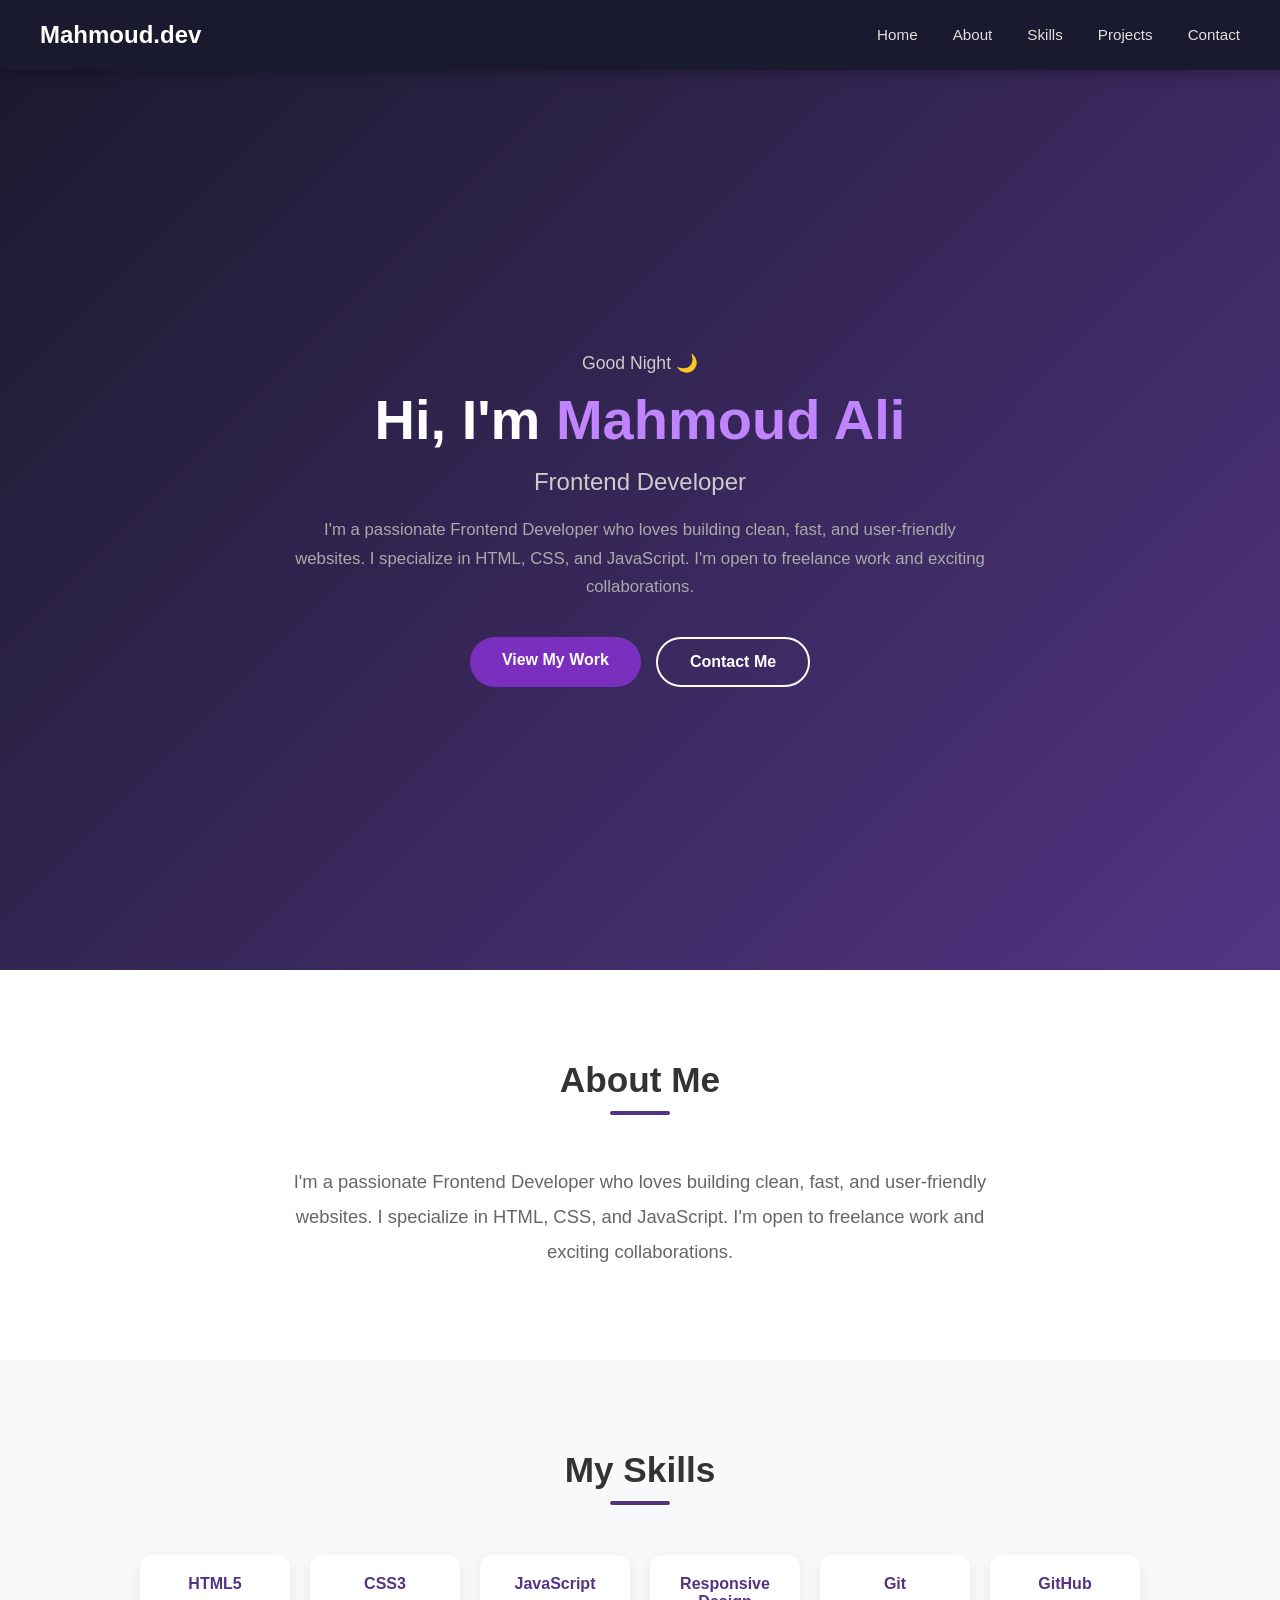
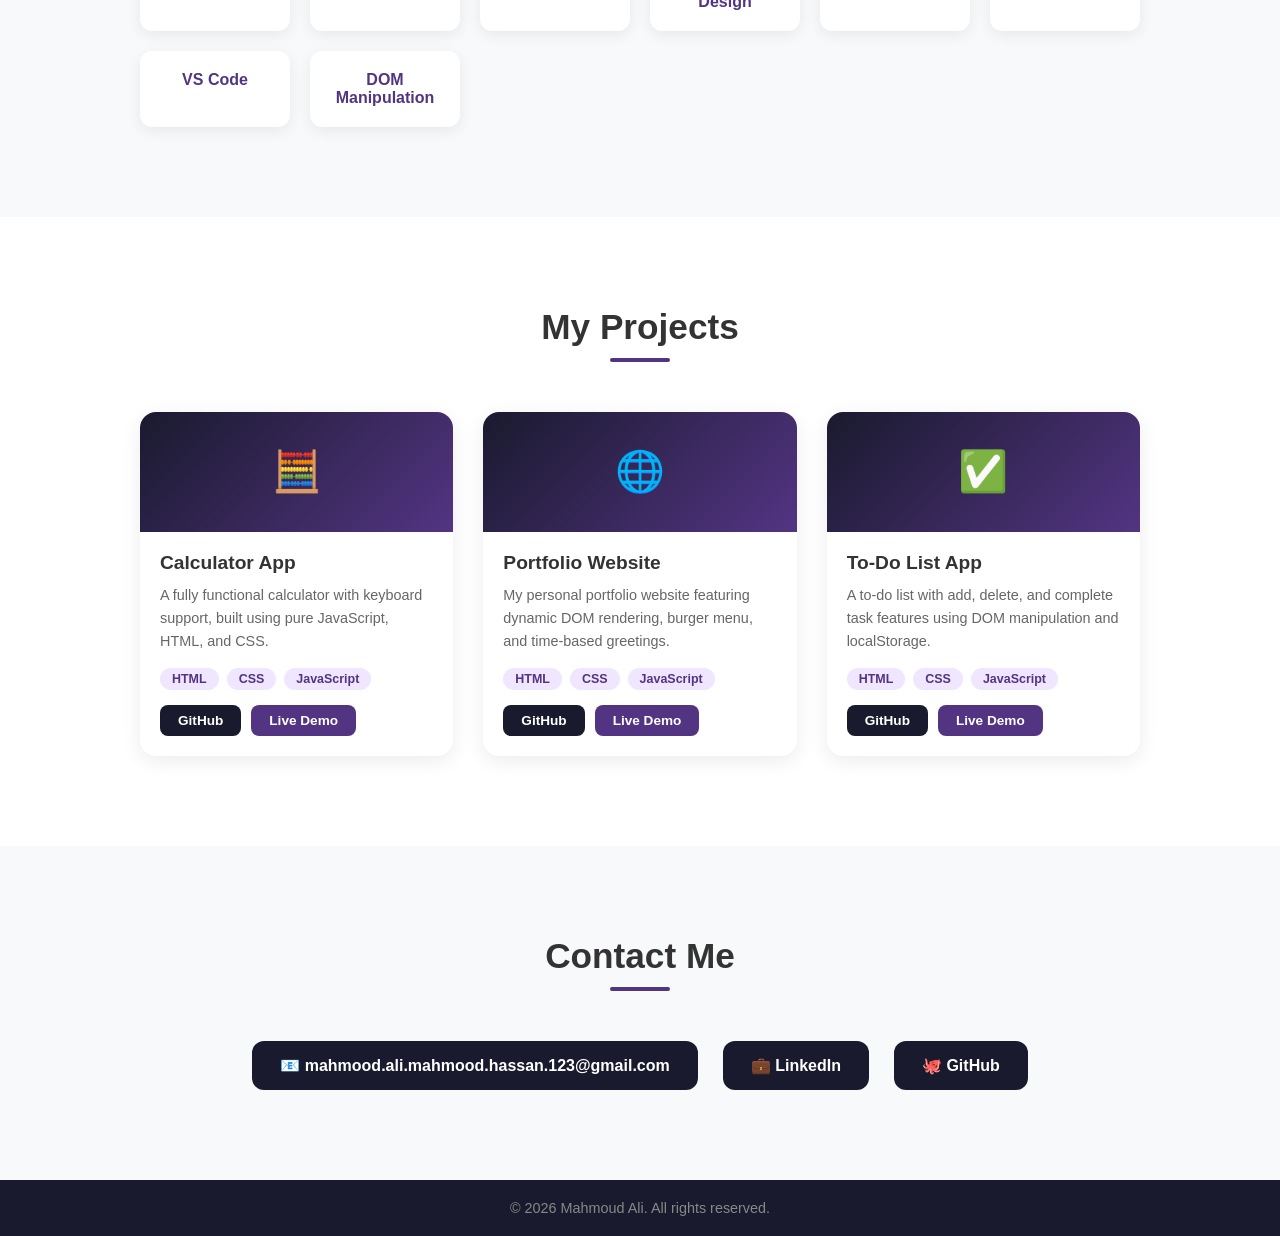
<file: index.html>
<!DOCTYPE html>
<html lang="en">
<head>
  <meta charset="UTF-8" />
  <meta name="viewport" content="width=device-width, initial-scale=1.0"/>
  <title>  Mahmoud Ali - Frontend Developer</title>
  <link rel="stylesheet" href="style.css" />
</head>
<body>

  <!-- ===== NAVBAR ===== -->
  <header>
    <nav class="navbar">
      <div class="logo">Mahmoud.dev</div>
      <button class="burger" id="burger-btn" aria-label="Toggle menu">
        <span></span><span></span><span></span>
      </button>
      <ul class="nav-menu" id="nav-menu">
        <li><a href="#home" class="nav-link">Home</a></li>
        <li><a href="#about" class="nav-link">About</a></li>
        <li><a href="#skills" class="nav-link">Skills</a></li>
        <li><a href="#projects" class="nav-link">Projects</a></li>
        <li><a href="#contact" class="nav-link">Contact</a></li>
      </ul>
    </nav>
  </header>

  <!-- ===== HERO ===== -->
  <section id="home" class="hero">
    <div class="hero-content">
      <p id="hero-greeting" class="greeting"></p>
      <h1>Hi, I'm <span class="highlight" id="hero-name"></span></h1>
      <h2 id="hero-title"></h2>
      <p id="hero-about" class="hero-desc"></p>
      <div class="hero-btns">
        <a href="#projects" class="btn btn-primary">View My Work</a>
        <a href="#contact" class="btn btn-outline">Contact Me</a>
      </div>
    </div>
  </section>

  <!-- ===== ABOUT ===== -->
  <section id="about" class="section">
    <div class="container">
      <h2 class="section-title">About Me</h2>
      <p id="about-text" class="about-text"></p>
    </div>
  </section>

  <!-- ===== SKILLS ===== -->
  <section id="skills" class="section section-dark">
    <div class="container">
      <h2 class="section-title">My Skills</h2>
      <div id="skills-grid" class="skills-grid"></div>
    </div>
  </section>

  <!-- ===== PROJECTS ===== -->
  <section id="projects" class="section">
    <div class="container">
      <h2 class="section-title">My Projects</h2>
      <div id="projects-grid" class="projects-grid"></div>
    </div>
  </section>

  <!-- ===== CONTACT ===== -->
  <section id="contact" class="section section-dark">
    <div class="container">
      <h2 class="section-title">Contact Me</h2>
      <div id="contact-links" class="contact-links"></div>
    </div>
  </section>

  <!-- ===== FOOTER ===== -->
  <footer>
    <p id="footer-text"></p>
  </footer>

  <!-- Scripts: data first, then main script -->
  <script src="data.js"></script>
  <script src="script.js"></script>
</body>
</html>
</file>
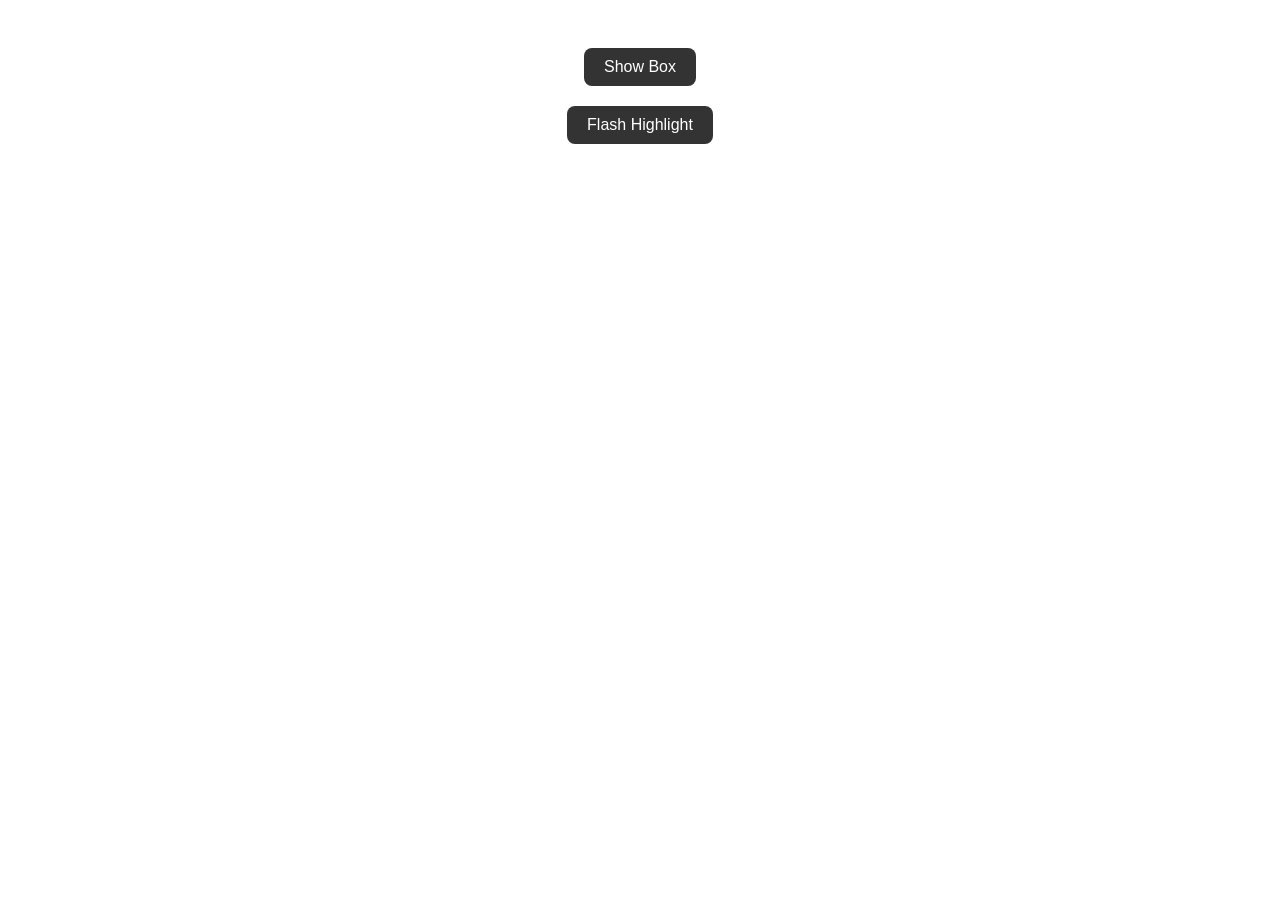
<file: q1.html>
<!DOCTYPE html>
<html lang="en">
<head>
  <meta charset="UTF-8" />
  <meta name="viewport" content="width=device-width, initial-scale=1.0"/>
  <title>q1 - querySelector + toggle</title>
  <style>
    body { font-family: Arial, sans-serif; display: flex; flex-direction: column; align-items: center; padding: 40px; gap: 20px; }
    #box {
      width: 200px; height: 200px; background: #ccc;
      display: none; border-radius: 12px; transition: all 0.3s;
    }
    #box.active { display: block; background: #4CAF50; }
    #box.highlight { background: #FF5722; }
    button { padding: 10px 20px; font-size: 1rem; cursor: pointer; border: none; border-radius: 8px; background: #333; color: #fff; }
  </style>
</head>
<body>
  <button id="toggle-btn">Show Box</button>
  <button id="demo-btn">Flash Highlight</button>
  <div id="box"></div>
  <script src="q1.js"></script>
</body>
</html>
</file>
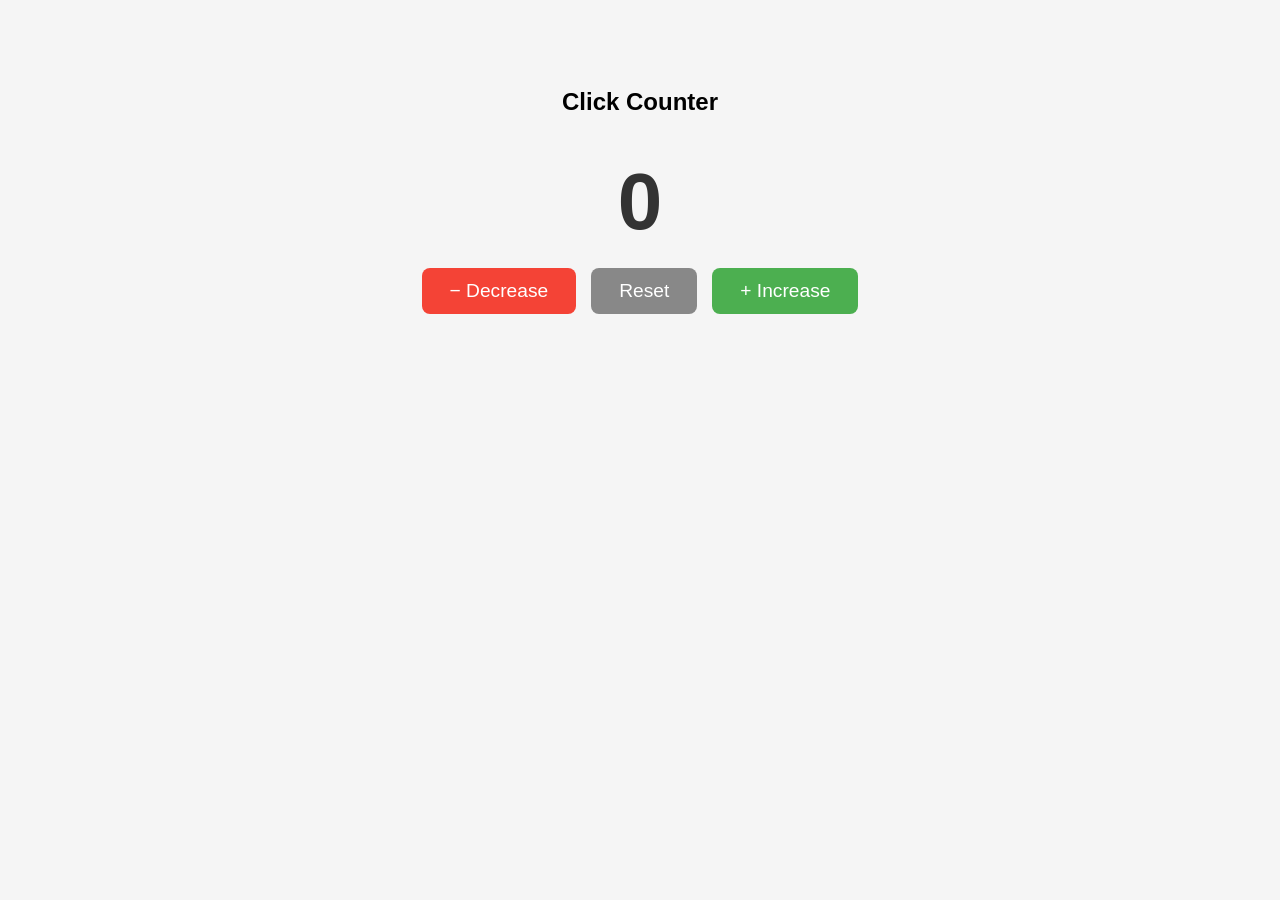
<file: q2.html>
<!DOCTYPE html>
<html lang="en">
<head>
  <meta charset="UTF-8" />
  <meta name="viewport" content="width=device-width, initial-scale=1.0"/>
  <title>q2 - Click Counter</title>
  <style>
    body { font-family: Arial, sans-serif; display: flex; flex-direction: column; align-items: center; padding: 60px; gap: 20px; background: #f5f5f5; }
    #count-display { font-size: 5rem; font-weight: bold; color: #333; }
    .buttons { display: flex; gap: 15px; }
    button { padding: 12px 28px; font-size: 1.2rem; cursor: pointer; border: none; border-radius: 8px; color: #fff; }
    #increment-btn { background: #4CAF50; }
    #decrement-btn { background: #f44336; }
    #reset-btn { background: #888; }
    button:hover { opacity: 0.85; }
  </style>
</head>
<body>
  <h2>Click Counter</h2>
  <div id="count-display">0</div>
  <div class="buttons">
    <button id="decrement-btn">− Decrease</button>
    <button id="reset-btn">Reset</button>
    <button id="increment-btn">+ Increase</button>
  </div>
  <script src="q2.js"></script>
</body>
</html>
</file>
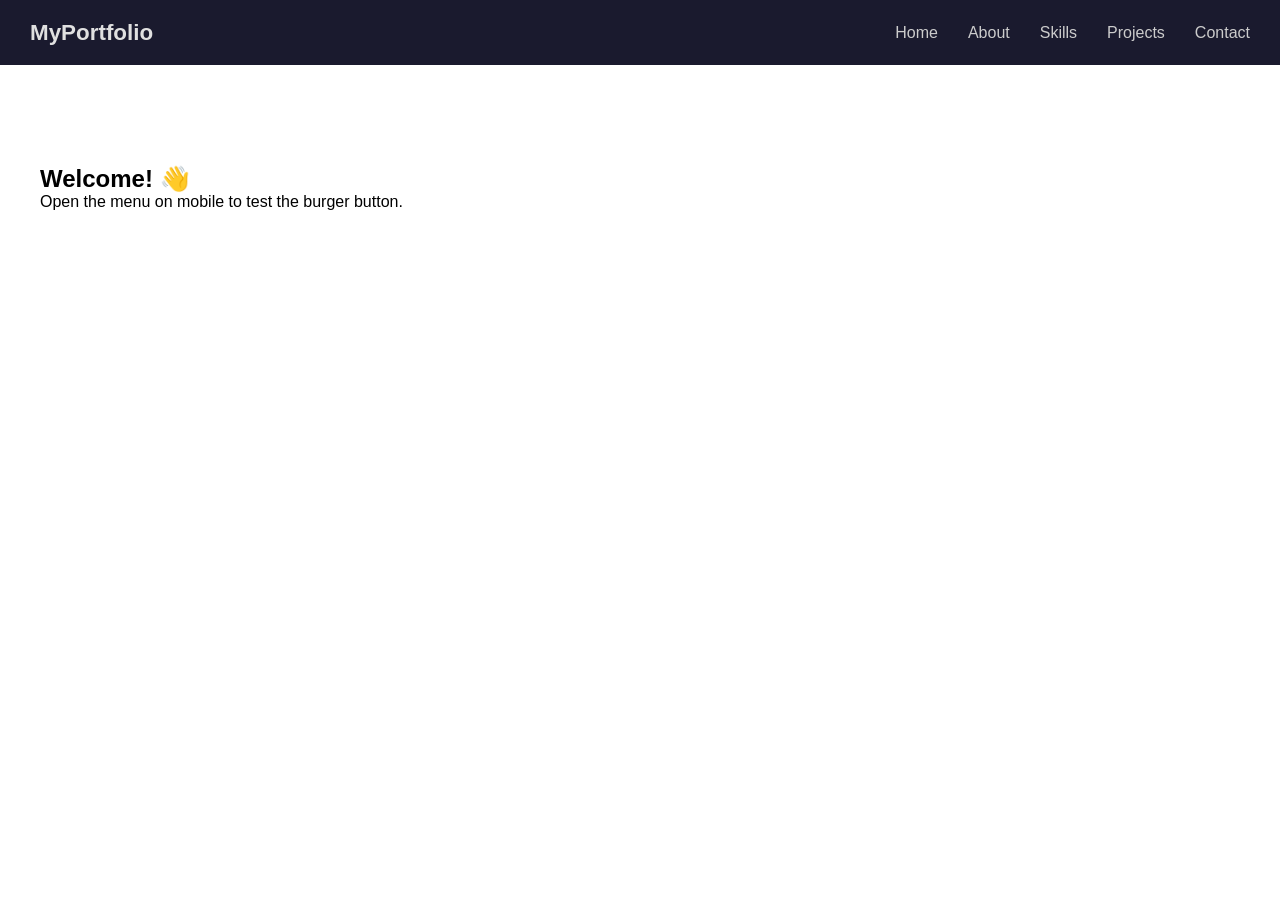
<file: q3.html>
<!DOCTYPE html>
<html lang="en">
<head>
  <meta charset="UTF-8" />
  <meta name="viewport" content="width=device-width, initial-scale=1.0"/>
  <title>q3 - Burger Menu</title>
  <link rel="stylesheet" href="q3.css" />
</head>
<body>

  <header>
    <nav class="navbar">
      <div class="logo">MyPortfolio</div>

      <!-- Burger Button -->
      <button class="burger" id="burger-btn" aria-label="Toggle menu">
        <span></span>
        <span></span>
        <span></span>
      </button>

      <!-- Nav Links -->
      <ul class="nav-menu" id="nav-menu">
        <li><a href="#home" class="nav-link">Home</a></li>
        <li><a href="#about" class="nav-link">About</a></li>
        <li><a href="#skills" class="nav-link">Skills</a></li>
        <li><a href="#projects" class="nav-link">Projects</a></li>
        <li><a href="#contact" class="nav-link">Contact</a></li>
      </ul>
    </nav>
  </header>

  <main>
    <section id="home" style="padding:100px 40px;">
      <h1>Welcome! 👋</h1>
      <p>Open the menu on mobile to test the burger button.</p>
    </section>
  </main>

  <script src="q3.js"></script>
</body>
</html>
</file>
<file: style.css>
/* ===== Portfolio CSS - Sessions 03-09 ===== */

* {
  margin: 0;
  padding: 0;
  box-sizing: border-box;
}

:root {
  --primary: #533483;
  --primary-light: #7b2fbe;
  --bg-dark: #1a1a2e;
  --bg-darker: #16213e;
  --bg-light: #f8f9fa;
  --text-main: #333;
  --text-light: #666;
  --text-white: #e0e0e0;
}

html {
  scroll-behavior: smooth;
}

body {
  font-family: 'Segoe UI', Arial, sans-serif;
  color: var(--text-main);
}

/* ===== NAVBAR ===== */
.navbar {
  display: flex;
  align-items: center;
  justify-content: space-between;
  padding: 0 40px;
  height: 70px;
  background: var(--bg-dark);
  position: sticky;
  top: 0;
  z-index: 1000;
  box-shadow: 0 2px 15px rgba(0,0,0,0.3);
}

.logo {
  color: #fff;
  font-size: 1.5rem;
  font-weight: bold;
}

.nav-menu {
  list-style: none;
  display: flex;
  gap: 35px;
}

.nav-link {
  color: var(--text-white);
  text-decoration: none;
  font-size: 0.95rem;
  transition: color 0.2s;
  position: relative;
}

.nav-link::after {
  content: '';
  position: absolute;
  bottom: -4px;
  left: 0;
  width: 0;
  height: 2px;
  background: var(--primary-light);
  transition: width 0.3s;
}

.nav-link:hover::after { width: 100%; }
.nav-link:hover { color: #fff; }

/* Burger */
.burger {
  display: none;
  flex-direction: column;
  justify-content: space-between;
  width: 28px;
  height: 20px;
  background: none;
  border: none;
  cursor: pointer;
}

.burger span {
  display: block;
  height: 3px;
  background: #e0e0e0;
  border-radius: 3px;
  transition: all 0.3s ease;
}

.burger.active span:nth-child(1) { transform: translateY(8.5px) rotate(45deg); }
.burger.active span:nth-child(2) { opacity: 0; }
.burger.active span:nth-child(3) { transform: translateY(-8.5px) rotate(-45deg); }

/* ===== HERO ===== */
.hero {
  background: linear-gradient(135deg, var(--bg-dark) 0%, var(--primary) 100%);
  color: #fff;
  min-height: 100vh;
  display: flex;
  align-items: center;
  justify-content: center;
  text-align: center;
  padding: 40px 20px;
}

.hero-content { max-width: 700px; }

.greeting {
  font-size: 1.1rem;
  color: #ccc;
  margin-bottom: 12px;
}

.hero h1 {
  font-size: 3.5rem;
  margin-bottom: 15px;
  line-height: 1.2;
}

.highlight { color: #c084fc; }

.hero h2 {
  font-size: 1.5rem;
  color: #ccc;
  font-weight: 400;
  margin-bottom: 20px;
}

.hero-desc {
  font-size: 1.05rem;
  color: #aaa;
  line-height: 1.7;
  margin-bottom: 35px;
}

.hero-btns { display: flex; gap: 15px; justify-content: center; flex-wrap: wrap; }

.btn {
  padding: 14px 32px;
  border-radius: 30px;
  text-decoration: none;
  font-size: 1rem;
  font-weight: 600;
  transition: all 0.3s;
}

.btn-primary { background: var(--primary-light); color: #fff; }
.btn-primary:hover { background: #9333ea; transform: translateY(-2px); }

.btn-outline { border: 2px solid #fff; color: #fff; }
.btn-outline:hover { background: #fff; color: var(--bg-dark); }

/* ===== SECTIONS ===== */
.section { padding: 90px 20px; }
.section-dark { background: var(--bg-light); }

.container { max-width: 1000px; margin: 0 auto; }

.section-title {
  font-size: 2.2rem;
  text-align: center;
  margin-bottom: 50px;
  position: relative;
  padding-bottom: 15px;
}

.section-title::after {
  content: '';
  position: absolute;
  bottom: 0;
  left: 50%;
  transform: translateX(-50%);
  width: 60px;
  height: 4px;
  background: var(--primary);
  border-radius: 2px;
}

/* About */
.about-text {
  font-size: 1.15rem;
  line-height: 1.9;
  color: var(--text-light);
  text-align: center;
  max-width: 700px;
  margin: 0 auto;
}

/* Skills */
.skills-grid {
  display: grid;
  grid-template-columns: repeat(auto-fit, minmax(140px, 1fr));
  gap: 20px;
}

.skill-card {
  background: #fff;
  padding: 20px;
  border-radius: 12px;
  text-align: center;
  font-weight: 600;
  color: var(--primary);
  box-shadow: 0 4px 15px rgba(0,0,0,0.07);
  transition: transform 0.2s, box-shadow 0.2s;
}

.skill-card:hover {
  transform: translateY(-4px);
  box-shadow: 0 8px 25px rgba(83,52,131,0.15);
}

/* Projects */
.projects-grid {
  display: grid;
  grid-template-columns: repeat(auto-fit, minmax(280px, 1fr));
  gap: 30px;
}

.project-card {
  background: #fff;
  border-radius: 16px;
  overflow: hidden;
  box-shadow: 0 5px 20px rgba(0,0,0,0.08);
  transition: transform 0.3s;
}

.project-card:hover { transform: translateY(-6px); }

.project-header {
  background: linear-gradient(135deg, var(--bg-dark), var(--primary));
  height: 120px;
  display: flex;
  align-items: center;
  justify-content: center;
  font-size: 2.5rem;
}

.project-body { padding: 20px; }

.project-body h3 {
  font-size: 1.2rem;
  margin-bottom: 10px;
  color: var(--text-main);
}

.project-body p {
  font-size: 0.9rem;
  color: var(--text-light);
  line-height: 1.6;
  margin-bottom: 15px;
}

.tech-tags { display: flex; flex-wrap: wrap; gap: 8px; margin-bottom: 15px; }

.tech-tag {
  background: #f0e6ff;
  color: var(--primary);
  padding: 4px 12px;
  border-radius: 20px;
  font-size: 0.78rem;
  font-weight: 600;
}

.project-links { display: flex; gap: 10px; }

.project-link {
  padding: 8px 18px;
  border-radius: 8px;
  text-decoration: none;
  font-size: 0.85rem;
  font-weight: 600;
  transition: opacity 0.2s;
}

.project-link:hover { opacity: 0.8; }
.project-link.github { background: var(--bg-dark); color: #fff; }
.project-link.live { background: var(--primary); color: #fff; }

/* Contact */
.contact-links {
  display: flex;
  justify-content: center;
  gap: 25px;
  flex-wrap: wrap;
}

.contact-link {
  display: flex;
  align-items: center;
  gap: 10px;
  padding: 15px 28px;
  background: var(--bg-dark);
  color: #fff;
  text-decoration: none;
  border-radius: 12px;
  font-size: 1rem;
  font-weight: 600;
  transition: transform 0.2s, background 0.2s;
}

.contact-link:hover { background: var(--primary); transform: translateY(-3px); }

/* Footer */
footer {
  background: var(--bg-dark);
  color: #888;
  text-align: center;
  padding: 20px;
  font-size: 0.9rem;
}

/* ===== MOBILE ===== */
@media (max-width: 768px) {
  .burger { display: flex; }

  .nav-menu {
    position: fixed;
    top: 70px;
    left: 0;
    right: 0;
    background: var(--bg-darker);
    flex-direction: column;
    align-items: center;
    gap: 0;
    max-height: 0;
    overflow: hidden;
    transition: max-height 0.4s ease;
  }

  .nav-menu.open { max-height: 400px; }

  .nav-menu li { width: 100%; text-align: center; border-bottom: 1px solid #ffffff10; }
  .nav-link { display: block; padding: 18px; font-size: 1.1rem; }

  .hero h1 { font-size: 2.4rem; }
  .hero h2 { font-size: 1.2rem; }

  .skills-grid { grid-template-columns: repeat(2, 1fr); }
  .projects-grid { grid-template-columns: 1fr; }
}
</file>
<file: q3.css>
/* ===== Session 09 - q3: Burger Menu CSS ===== */

* {
  margin: 0;
  padding: 0;
  box-sizing: border-box;
}

body {
  font-family: Arial, sans-serif;
}

/* Navbar */
.navbar {
  display: flex;
  align-items: center;
  justify-content: space-between;
  padding: 0 30px;
  height: 65px;
  background: #1a1a2e;
  position: sticky;
  top: 0;
  z-index: 1000;
}

.logo {
  color: #e0e0e0;
  font-size: 1.4rem;
  font-weight: bold;
}

/* Nav links */
.nav-menu {
  list-style: none;
  display: flex;
  gap: 30px;
}

.nav-link {
  color: #ccc;
  text-decoration: none;
  font-size: 1rem;
  transition: color 0.2s;
}

.nav-link:hover {
  color: #fff;
}

/* Hide burger on desktop */
.burger {
  display: none;
  flex-direction: column;
  justify-content: space-between;
  width: 28px;
  height: 20px;
  background: none;
  border: none;
  cursor: pointer;
  padding: 0;
}

.burger span {
  display: block;
  height: 3px;
  background: #e0e0e0;
  border-radius: 3px;
  transition: all 0.3s ease;
}

/* Burger animation when active */
.burger.active span:nth-child(1) {
  transform: translateY(8.5px) rotate(45deg);
}
.burger.active span:nth-child(2) {
  opacity: 0;
}
.burger.active span:nth-child(3) {
  transform: translateY(-8.5px) rotate(-45deg);
}

/* ===== Mobile: max-width 768px ===== */
@media (max-width: 768px) {
  .burger {
    display: flex;
  }

  .nav-menu {
    position: fixed;
    top: 65px;
    left: 0;
    right: 0;
    background: #16213e;
    flex-direction: column;
    align-items: center;
    gap: 0;
    max-height: 0;
    overflow: hidden;
    transition: max-height 0.4s ease;
  }

  .nav-menu.open {
    max-height: 400px;
  }

  .nav-menu li {
    width: 100%;
    text-align: center;
    border-bottom: 1px solid #ffffff15;
  }

  .nav-link {
    display: block;
    padding: 18px;
    font-size: 1.1rem;
  }

  .nav-link:hover {
    background: #ffffff10;
  }
}
</file>
